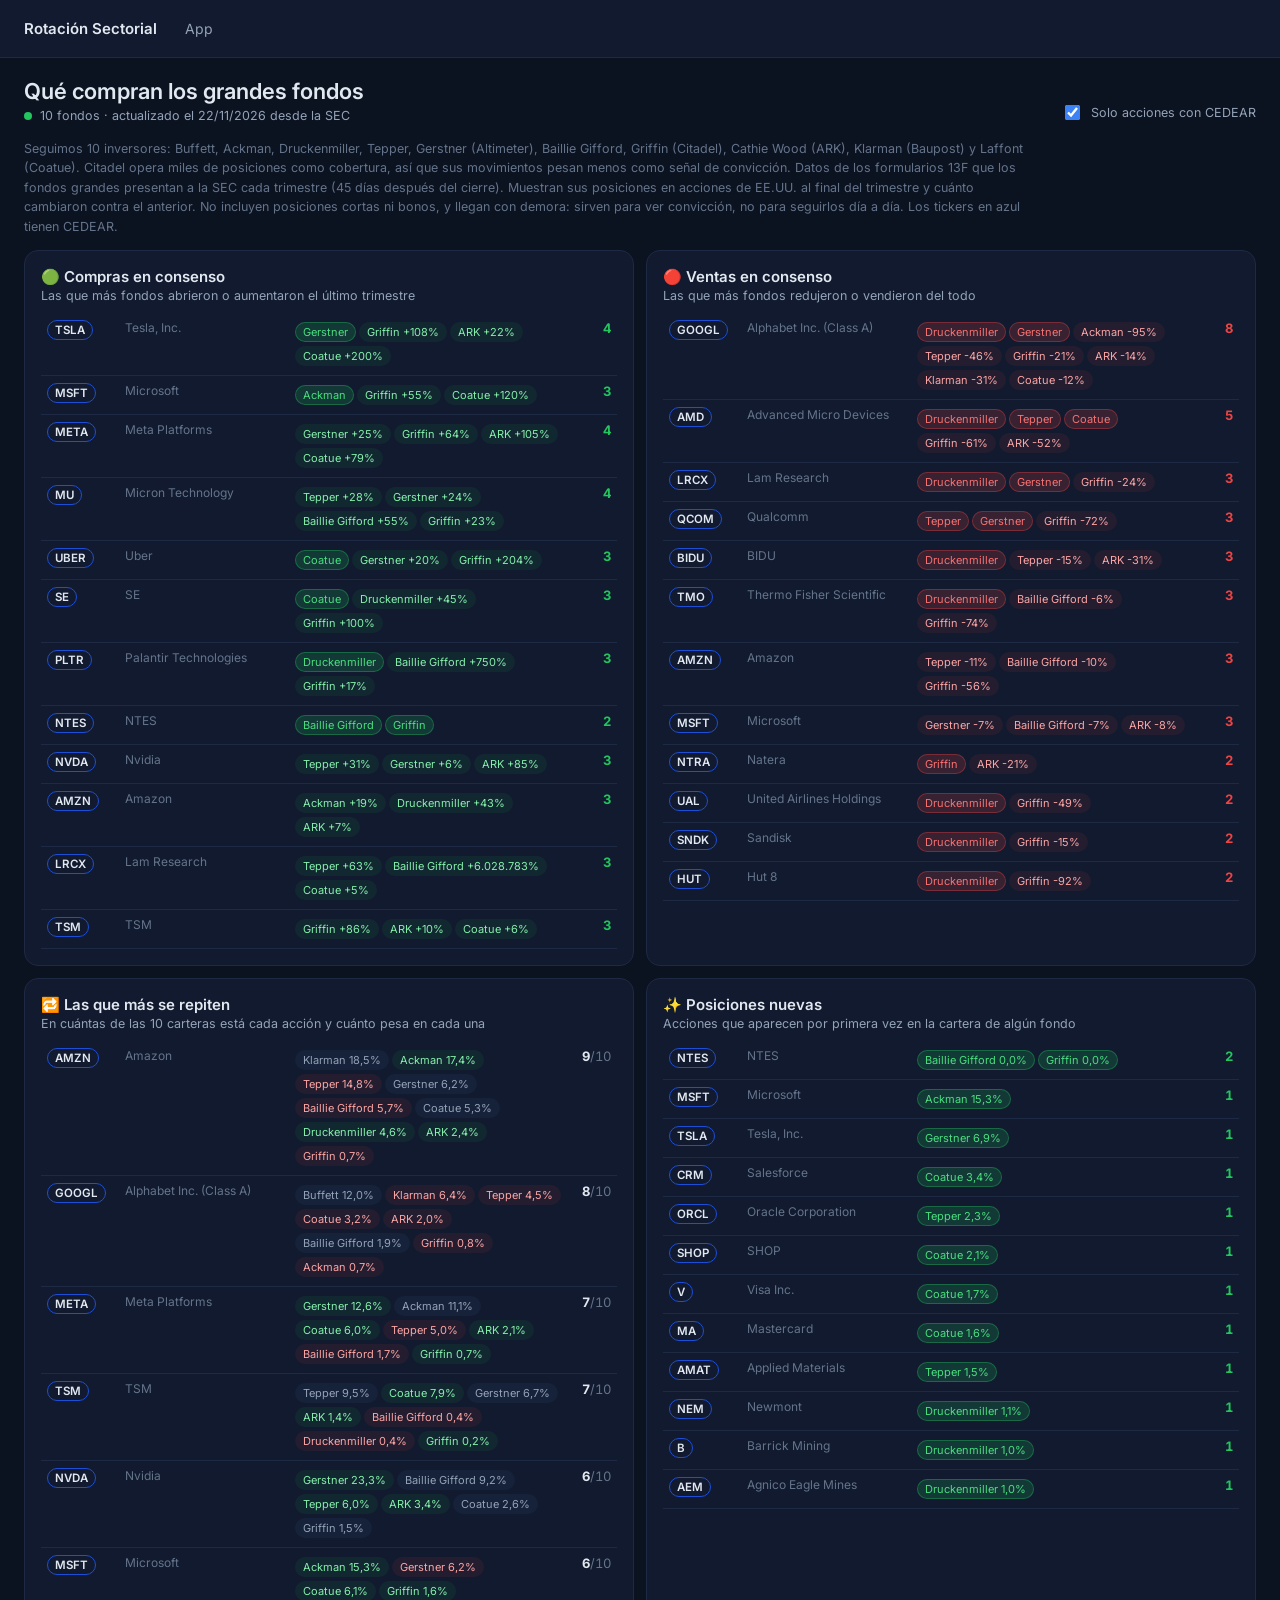
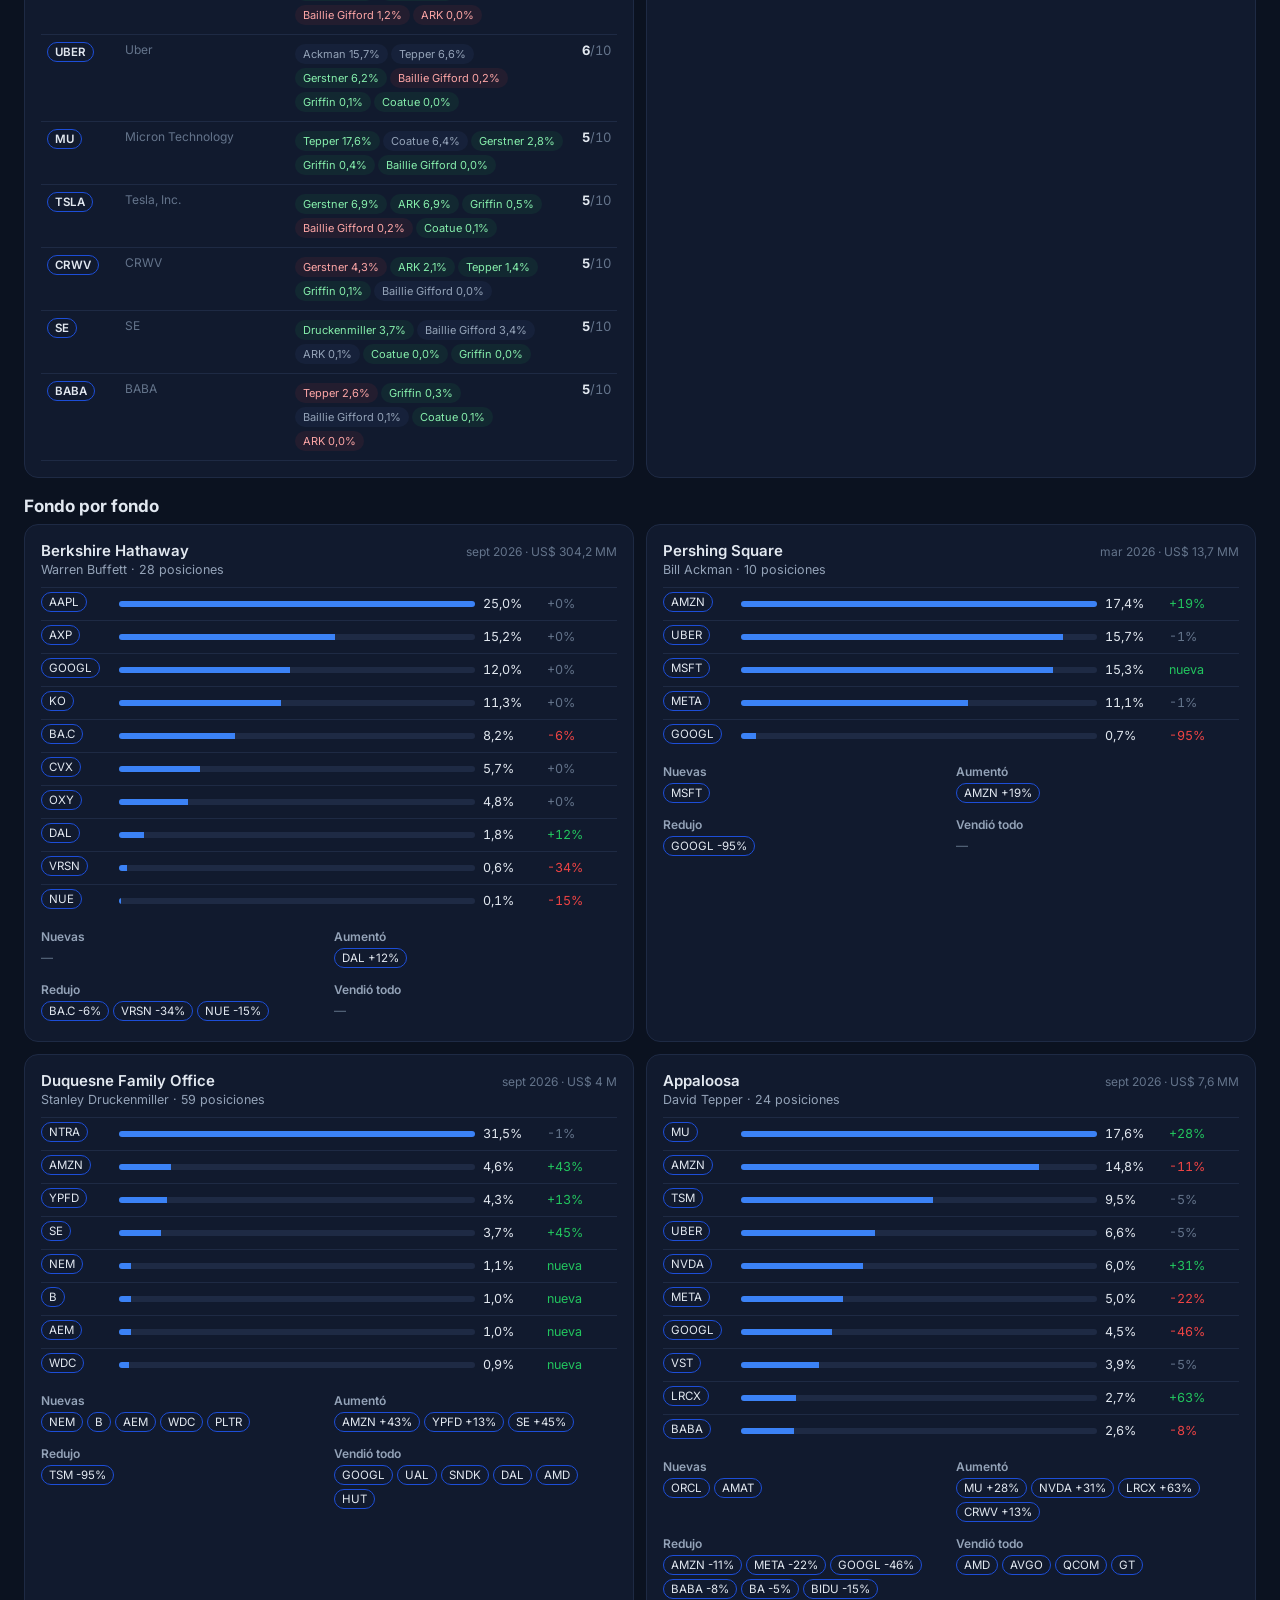
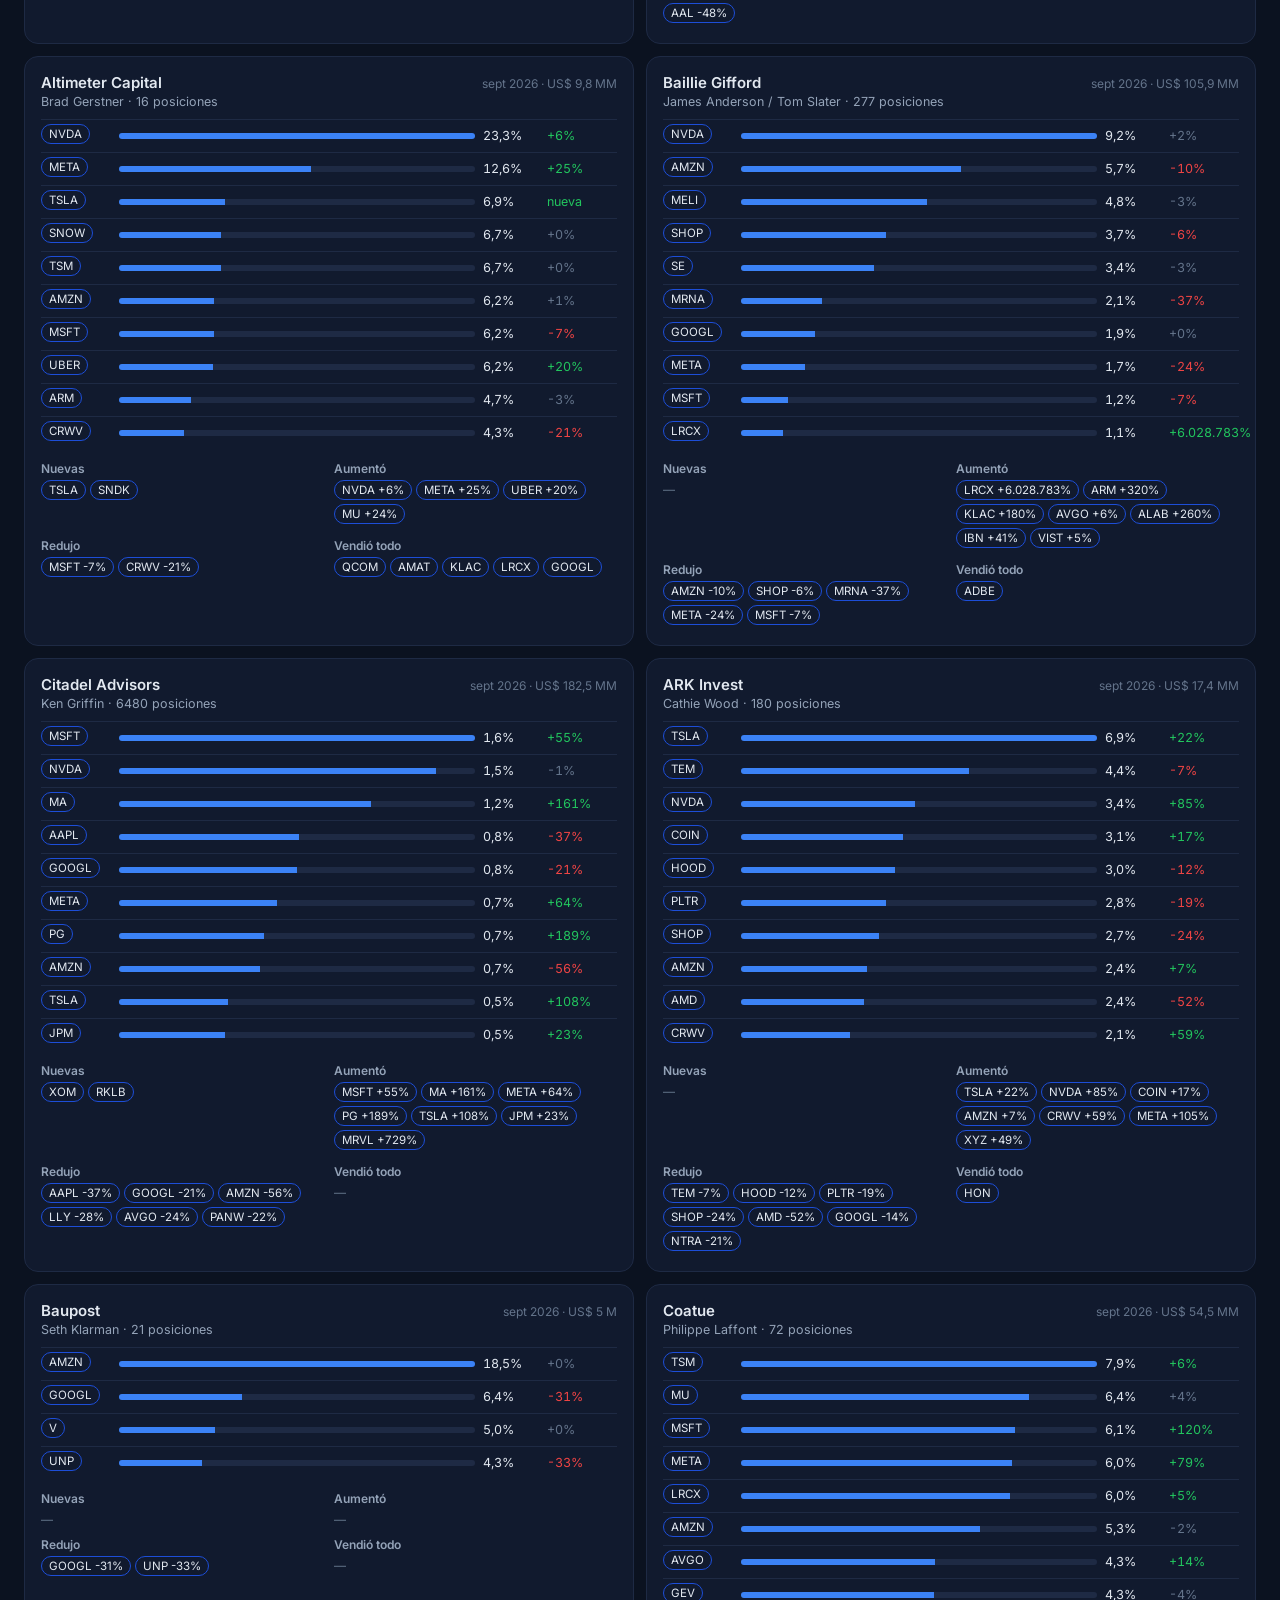
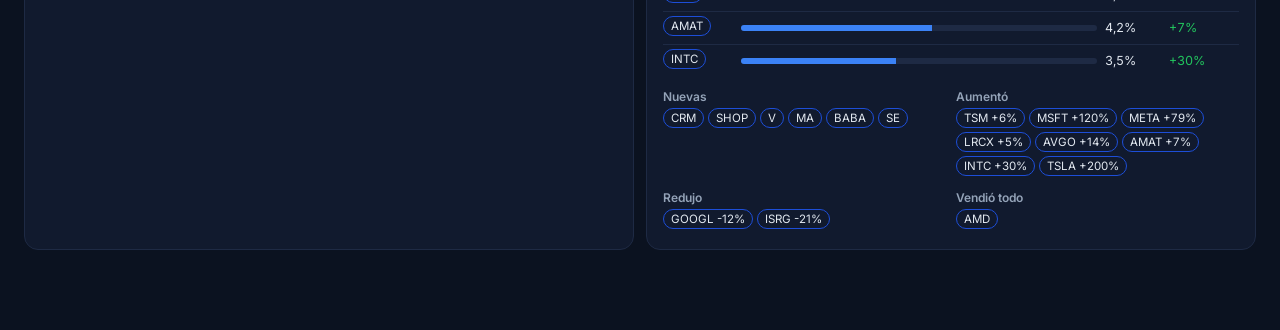
<file: fondos.html>
<!DOCTYPE html>
<html lang="es">
<head>
<meta charset="UTF-8">
<meta name="viewport" content="width=device-width, initial-scale=1">
<title>Grandes fondos</title>
<link rel="preconnect" href="https://fonts.googleapis.com">
<link href="https://fonts.googleapis.com/css2?family=Inter:wght@400;500;600;700&display=swap" rel="stylesheet">
<link rel="stylesheet" href="/css/app.css">
<script src="/js/embed.js"></script>
<style>
  main { max-width:1500px; }
  .help { color:var(--dim); font-size:12.5px; line-height:1.55; margin:0 0 14px; max-width:1000px; }
  .grid2 { display:grid; grid-template-columns:repeat(auto-fit,minmax(420px,1fr)); gap:12px; }
  .card h3 { margin:0; font-size:15px; font-weight:600; display:flex; justify-content:space-between; gap:8px; align-items:baseline; }
  .card .who { color:var(--muted); font-size:12.5px; margin:2px 0 10px; }
  .hold { display:grid; grid-template-columns:70px 1fr 56px 70px; gap:8px; font-size:12.5px; padding:4px 0; border-top:1px solid var(--border); align-items:center; }
  .hold .b { height:6px; background:var(--border); border-radius:3px; overflow:hidden; } .hold .b i { display:block; height:100%; background:var(--accent); }
  .moves { display:grid; grid-template-columns:repeat(2,1fr); gap:10px; margin-top:12px; }
  .moves h4 { margin:0 0 4px; font-size:12px; font-weight:600; color:var(--muted); }
  .tk { display:inline-block; font-size:11.5px; padding:2px 7px; border-radius:99px; border:1px solid var(--border2); margin:0 4px 4px 0; color:var(--text); text-decoration:none; }
  .tk.ced { border-color:#1d4ed8; } .tk.off { color:var(--dim); }
  a.tk:hover { color:#93c5fd; }
  .sum4 { display:grid; grid-template-columns:repeat(2,minmax(0,1fr)); gap:12px; }
  @media (max-width:900px) { .sum4 { grid-template-columns:1fr; } }
  .cons { width:100%; } .cons td { vertical-align:middle; padding:7px 6px; }
  .cons td:nth-child(1) { width:72px; } .cons td:nth-child(2) { width:150px; } .cons td:nth-child(4) { width:44px; }
  @media (max-width:640px) { .cons td:nth-child(2) { display:none; } }
  .fp { display:inline-block; font-size:11px; padding:2px 7px; border-radius:99px; margin:2px 3px 2px 0; white-space:nowrap; border:1px solid transparent; }
  .fp.new { background:rgba(34,197,94,.18); color:#4ade80; border-color:rgba(34,197,94,.35); }
  .fp.add { background:rgba(34,197,94,.08); color:#86efac; }
  .fp.trim { background:rgba(239,68,68,.08); color:#fca5a5; }
  .fp.sold { background:rgba(239,68,68,.18); color:#f87171; border-color:rgba(239,68,68,.35); }
  .fp.hold { background:var(--panel2); color:var(--muted); }
  .cons { table-layout:fixed; width:100%; } .cons td { font-size:13px; white-space:normal; vertical-align:top; } .cons td:nth-child(1) { width:78px; } .cons td:nth-child(2) { width:170px; }
</style>
</head>
<body>
<header><div class="brand">Rotación Sectorial</div><nav><a href="/">App</a></nav></header>
<main>
  <div class="top"><div><h1>Qué compran los grandes fondos</h1><div class="status"><span class="dot" id="dot"></span><span id="statusTxt">Cargando…</span></div></div>
    <div class="actions"><label class="toggle"><input type="checkbox" id="onlyCed" checked> Solo acciones con CEDEAR</label></div></div>
  <div class="help">Seguimos 10 inversores: Buffett, Ackman, Druckenmiller, Tepper, Gerstner (Altimeter), Baillie Gifford, Griffin (Citadel), Cathie Wood (ARK), Klarman (Baupost) y Laffont (Coatue). Citadel opera miles de posiciones como cobertura, así que sus movimientos pesan menos como señal de convicción. Datos de los formularios 13F que los fondos grandes presentan a la SEC cada trimestre (45 días después del cierre). Muestran sus posiciones en acciones de EE.UU. al final del trimestre y cuánto cambiaron contra el anterior. No incluyen posiciones cortas ni bonos, y llegan con demora: sirven para ver convicción, no para seguirlos día a día. Los tickers en azul tienen CEDEAR.</div>
  <div class="sum4" style="margin-bottom:12px">
    <div class="card"><h3>🟢 Compras en consenso</h3><div class="who">Las que más fondos abrieron o aumentaron el último trimestre</div><div id="buys"></div></div>
    <div class="card"><h3>🔴 Ventas en consenso</h3><div class="who">Las que más fondos redujeron o vendieron del todo</div><div id="sells"></div></div>
    <div class="card"><h3>🔁 Las que más se repiten</h3><div class="who">En cuántas de las 10 carteras está cada acción y cuánto pesa en cada una</div><div id="common"></div></div>
    <div class="card"><h3>✨ Posiciones nuevas</h3><div class="who">Acciones que aparecen por primera vez en la cartera de algún fondo</div><div id="news"></div></div>
  </div>
  <h2 style="margin:18px 0 8px;font-size:17px">Fondo por fondo</h2>
  <div class="grid2" id="funds"></div>
</main>
<div id="toast" class="toast"></div>
<script src="/config.js"></script>
<script type="module" src="/js/fondos.js"></script>
</body>
</html>
</file>
<file: css/app.css>
/* Estilos compartidos: Screener, Watchlist y shell */
  :root {
    --bg:#0b1220; --panel:#111a2e; --panel2:#16213a; --border:#1e2a44; --border2:#2b3a5c;
    --text:#e2e8f0; --muted:#94a3b8; --dim:#64748b; --accent:#3b82f6; --accent-bg:#172554;
    --good:#22c55e; --good-bg:#14532d; --good-tx:#86efac;
    --mid:#eab308; --mid-bg:#713f12; --mid-tx:#fde68a;
    --bad:#ef4444; --bad-bg:#7f1d1d; --bad-tx:#fca5a5;
  }
  * { box-sizing:border-box; }
  body { margin:0; background:var(--bg); color:var(--text); font-family:Inter,-apple-system,Segoe UI,Roboto,Arial,sans-serif; font-size:14px; }
  .num { font-variant-numeric:tabular-nums; }
  a { color:inherit; }
  button, select, input, textarea { font-family:inherit; font-size:13px; color:var(--text); }
  header { display:flex; align-items:center; gap:16px; padding:14px 24px; border-bottom:1px solid var(--border); background:var(--panel); flex-wrap:wrap; }
  header .brand { font-weight:600; font-size:15px; }
  nav { display:flex; gap:4px; flex-wrap:wrap; }
  nav a { text-decoration:none; color:var(--muted); padding:6px 12px; border-radius:8px; }
  nav a:hover { color:var(--text); background:var(--panel2); }
  nav a.active { color:#fff; background:var(--accent); }
  main { max-width:1440px; margin:0 auto; padding:20px 24px 80px; }
  .top { display:flex; justify-content:space-between; align-items:flex-end; gap:16px; flex-wrap:wrap; margin-bottom:16px; }
  h1 { margin:0; font-size:22px; font-weight:600; }
  .status { color:var(--muted); font-size:12.5px; margin-top:4px; display:flex; align-items:center; gap:8px; }
  .dot { width:8px; height:8px; border-radius:50%; background:var(--dim); display:inline-block; }
  .dot.on { background:var(--good); } .dot.load { background:var(--mid); }
  .actions { display:flex; gap:8px; flex-wrap:wrap; }
  .btn { background:var(--panel2); border:1px solid var(--border2); padding:8px 14px; border-radius:10px; cursor:pointer; display:inline-flex; align-items:center; gap:6px; }
  .btn:hover { border-color:var(--accent); }
  .btn.primary { background:var(--accent); border-color:var(--accent); color:#fff; }
  .btn.sm { padding:5px 10px; font-size:12px; border-radius:8px; }
  .progress { height:3px; background:var(--border); border-radius:2px; overflow:hidden; margin-bottom:14px; }
  .progress > div { height:100%; background:var(--accent); width:0; transition:width .3s; }
  .kpis { display:grid; grid-template-columns:repeat(auto-fit,minmax(160px,1fr)); gap:12px; margin-bottom:16px; }
  .kpi { background:var(--panel); border:1px solid var(--border); border-radius:14px; padding:14px 16px; }
  .kpi .l { color:var(--muted); font-size:12px; } .kpi .v { font-size:22px; font-weight:600; margin-top:4px; }
  .kpi .s { color:var(--dim); font-size:11.5px; margin-top:2px; }
  .filters { background:var(--panel); border:1px solid var(--border); border-radius:14px; padding:14px 16px; display:grid; gap:10px; margin-bottom:16px; }
  .frow { display:flex; gap:8px; align-items:center; flex-wrap:wrap; }
  .flabel { color:var(--dim); font-size:11.5px; width:62px; flex-shrink:0; }
  .chip { background:var(--panel2); border:1px solid var(--border); color:var(--muted); padding:5px 12px; border-radius:99px; cursor:pointer; font-size:12.5px; white-space:nowrap; }
  .chip:hover { color:var(--text); border-color:var(--border2); }
  .chip.on { background:var(--accent); border-color:var(--accent); color:#fff; }
  .chip .c { opacity:.7; margin-left:4px; font-size:11px; }
  input[type=search], input[type=text], input[type=number], input[type=date], select, textarea { color-scheme:dark; color:var(--text); background:var(--bg); border:1px solid var(--border2); border-radius:10px; padding:7px 10px; outline:none; }
  input:focus, select:focus, textarea:focus { border-color:var(--accent); }
  input[type=search] { width:240px; }
  .toggle { display:inline-flex; align-items:center; gap:8px; color:var(--muted); cursor:pointer; user-select:none; font-size:12.5px; }
  .toggle input { accent-color:var(--accent); width:15px; height:15px; }
  .tabs { display:flex; gap:4px; border-bottom:1px solid var(--border); margin-bottom:14px; }
  .tab { background:none; border:none; border-bottom:2px solid transparent; color:var(--muted); padding:10px 14px; cursor:pointer; font-size:13.5px; }
  .tab.on { color:var(--text); border-bottom-color:var(--accent); }
  .tab .c { background:var(--panel2); border-radius:99px; padding:1px 7px; font-size:11px; margin-left:6px; }
  .tablewrap { background:var(--panel); border:1px solid var(--border); border-radius:14px; overflow-x:auto; }
  table { width:100%; border-collapse:collapse; }
  th { text-align:right; color:var(--dim); font-weight:500; font-size:11.5px; padding:10px 8px; border-bottom:1px solid var(--border); white-space:nowrap; cursor:pointer; user-select:none; position:sticky; top:0; background:var(--panel); }
  th:hover { color:var(--text); } th.sorted { color:var(--accent); }
  th.l, td.l { text-align:left; }
  td { text-align:right; padding:8px 8px; font-size:13px; border-bottom:1px solid var(--border); white-space:nowrap; }
  tr.row { cursor:pointer; } tr.row:hover td { background:var(--panel2); }
  td .tk { font-weight:600; } td.sec { max-width:130px; overflow:hidden; text-overflow:ellipsis; color:var(--muted); }
  td .nm { color:var(--muted); font-size:12px; max-width:200px; overflow:hidden; text-overflow:ellipsis; display:block; }
  .score { display:inline-block; min-width:38px; text-align:center; border-radius:8px; padding:3px 6px; font-weight:600; font-size:12.5px; }
  .s-good { background:var(--good-bg); color:var(--good-tx); } .s-mid { background:var(--mid-bg); color:var(--mid-tx); }
  .s-bad { background:var(--bad-bg); color:var(--bad-tx); } .s-na { background:var(--panel2); color:var(--dim); }
  .pos { color:var(--good); } .neg { color:var(--bad); } .na { color:var(--dim); }
  .badge { display:inline-block; font-size:10.5px; padding:2px 7px; border-radius:99px; background:var(--panel2); color:var(--muted); border:1px solid var(--border); }
  .badge.cand { background:var(--good-bg); color:var(--good-tx); border-color:transparent; }
  .badge.mine { background:var(--accent-bg); color:#93c5fd; border-color:transparent; }
  .edited { color:#93c5fd; }
  .edited::after { content:"•"; margin-left:2px; }
  .more { text-align:center; padding:14px; }
  .empty { text-align:center; color:var(--muted); padding:48px 16px; }
  .grid-cards { display:grid; grid-template-columns:repeat(auto-fill,minmax(330px,1fr)); gap:14px; }
  .card { background:var(--panel); border:1px solid var(--border); border-radius:14px; padding:16px; }
  .card h3 { margin:0; font-size:15px; font-weight:600; display:flex; justify-content:space-between; align-items:center; gap:8px; }
  .card .sub { color:var(--dim); font-size:12px; margin:2px 0 12px; }
  .mini { display:grid; grid-template-columns:repeat(3,1fr); gap:8px; margin-bottom:12px; }
  .mini div { background:var(--panel2); border-radius:10px; padding:8px 10px; }
  .mini .l { color:var(--dim); font-size:11px; white-space:nowrap; } .mini .v { font-weight:600; margin-top:2px; }
  .toplist { display:grid; gap:6px; }
  .toplist .it { display:flex; justify-content:space-between; align-items:center; padding:6px 8px; border-radius:8px; cursor:pointer; }
  .toplist .it:hover { background:var(--panel2); }
  .cmp td, .cmp th { text-align:center; } .cmp td.l, .cmp th.l { text-align:left; }
  .cmp td.best { color:var(--good-tx); background:rgba(34,197,94,.08); font-weight:600; }
  .cmpbar { position:fixed; bottom:16px; left:50%; transform:translateX(-50%); background:var(--panel2); border:1px solid var(--border2); border-radius:14px; padding:10px 14px; display:none; gap:10px; align-items:center; box-shadow:0 10px 30px rgba(0,0,0,.4); z-index:20; }
  .cmpbar.show { display:flex; }
  .overlay { position:fixed; inset:0; background:rgba(2,6,23,.6); display:none; z-index:30; }
  .overlay.show { display:block; }
  .drawer { position:fixed; top:0; right:0; height:100%; width:min(620px,100%); background:var(--panel); border-left:1px solid var(--border2); overflow-y:auto; transform:translateX(100%); transition:transform .2s; z-index:40; padding:22px 24px 40px; }
  .drawer.show { transform:none; }
  .dh { display:flex; justify-content:space-between; gap:12px; align-items:flex-start; }
  .dh h2 { margin:0; font-size:20px; } .dh .meta { color:var(--muted); font-size:12.5px; margin-top:4px; }
  .x { background:none; border:none; color:var(--muted); font-size:22px; cursor:pointer; line-height:1; }
  .hero { display:grid; grid-template-columns:auto 1fr; gap:18px; align-items:center; background:var(--panel2); border-radius:14px; padding:16px; margin:16px 0; }
  .bigscore { font-size:40px; font-weight:700; width:92px; height:92px; border-radius:20px; display:flex; align-items:center; justify-content:center; }
  .bars { display:grid; gap:8px; }
  .bar { display:grid; grid-template-columns:90px 1fr 34px; gap:8px; align-items:center; font-size:12px; color:var(--muted); }
  .bar .t { height:8px; background:var(--border); border-radius:4px; overflow:hidden; } .bar .t div { height:100%; border-radius:4px; }
  .sec-title { font-size:12px; color:var(--dim); text-transform:uppercase; letter-spacing:.06em; margin:20px 0 8px; }
  .reasons { display:grid; gap:6px; } .reasons div { font-size:13px; display:flex; gap:8px; }
  .mgrid { display:grid; grid-template-columns:repeat(2,1fr); gap:8px; }
  .m { background:var(--panel2); border-radius:10px; padding:10px 12px; border:1px solid transparent; }
  .m:hover { border-color:var(--border2); }
  .m .l { color:var(--dim); font-size:11.5px; display:flex; justify-content:space-between; }
  .m .v { font-size:16px; font-weight:600; margin:2px 0 6px; cursor:text; }
  .m .pb { height:4px; background:var(--border); border-radius:2px; overflow:hidden; } .m .pb div { height:100%; }
  .m .med { color:var(--dim); font-size:11px; margin-top:4px; }
  .m input { width:100%; padding:4px 6px; font-size:14px; }
  .mine-box { display:grid; grid-template-columns:1fr 1fr; gap:10px; }
  .mine-box label { color:var(--dim); font-size:11.5px; display:grid; gap:4px; }
  .mine-box textarea { grid-column:1/-1; min-height:90px; resize:vertical; }
  .modal { position:fixed; top:50%; left:50%; transform:translate(-50%,-50%); background:var(--panel); border:1px solid var(--border2); border-radius:16px; padding:20px 22px; width:min(520px,94vw); max-height:88vh; overflow-y:auto; display:none; z-index:50; }
  .modal.show { display:block; }
  .wrow { display:grid; grid-template-columns:150px 1fr 30px; gap:10px; align-items:center; margin:6px 0; font-size:13px; }
  .wrow input { accent-color:var(--accent); }
  .how { font-size:12.5px; line-height:1.55; padding:8px 0; border-bottom:1px solid var(--border); }
  .how .na { font-size:11.5px; margin-top:3px; }
  .wgroup { color:var(--dim); font-size:11.5px; text-transform:uppercase; letter-spacing:.06em; margin-top:14px; }
  .toast { position:fixed; bottom:20px; right:20px; background:var(--panel2); border:1px solid var(--border2); padding:10px 14px; border-radius:10px; display:none; z-index:60; }
  .toast.show { display:block; }
  #printRoot { display:none; }
  @media (max-width:700px) { main { padding:14px; } .mgrid, .mine-box { grid-template-columns:1fr; } input[type=search] { width:100%; } .flabel { width:100%; } }

  /* ---------- PDF (impresión en tema claro) ---------- */
  @media print {
    @page { size:A4; margin:14mm 12mm; }
    body { background:#fff; color:#111827; font-size:11px; }
    body > *:not(#printRoot) { display:none !important; }
    #printRoot { display:block; }
    .rp h1 { font-size:20px; margin:0 0 2px; color:#0f172a; }
    .rp .sub { color:#6b7280; font-size:11px; margin-bottom:14px; }
    .rp h2 { font-size:13px; margin:16px 0 6px; color:#0f172a; border-bottom:2px solid #3b82f6; padding-bottom:3px; }
    .rp table { width:100%; border-collapse:collapse; font-size:10px; }
    .rp th { text-align:right; color:#6b7280; font-weight:600; border-bottom:1px solid #d1d5db; padding:5px 6px; position:static; background:#fff; }
    .rp td { text-align:right; border-bottom:1px solid #f3f4f6; padding:5px 6px; color:#111827; }
    .rp th.l, .rp td.l { text-align:left; }
    .rp .kp { display:grid; grid-template-columns:repeat(4,1fr); gap:8px; margin:8px 0; }
    .rp .kp div { border:1px solid #e5e7eb; border-radius:8px; padding:8px; }
    .rp .kp .l { color:#6b7280; font-size:9.5px; } .rp .kp .v { font-size:15px; font-weight:700; }
    .rp .sc { font-weight:700; } .rp .g { color:#15803d; } .rp .m2 { color:#b45309; } .rp .b { color:#b91c1c; }
    .rp ul { margin:4px 0; padding-left:16px; } .rp li { margin:2px 0; }
    .rp .notes { border:1px solid #e5e7eb; border-radius:8px; padding:8px 10px; white-space:pre-wrap; }
    .rp .foot { margin-top:18px; color:#9ca3af; font-size:9px; border-top:1px solid #e5e7eb; padding-top:6px; }
    .rp .pb { page-break-inside:avoid; }
  }
html.embedded header { display:none; }
html.embedded main { padding-top:16px; }

  /* Oportunidades fundamentales (Screener) */
  .opp-h { color:var(--muted); font-size:13px; margin:0 0 12px; line-height:1.5; }
  .opp-grid { display:grid; grid-template-columns:repeat(auto-fill,minmax(360px,1fr)); gap:12px; }
  .opp { background:var(--panel); border:1px solid var(--border); border-radius:14px; padding:14px 16px; cursor:pointer; }
  .opp:hover { border-color:var(--accent); }
  .opp-t { display:flex; justify-content:space-between; align-items:flex-start; gap:10px; }
  .opp-t .tk { font-weight:700; font-size:16px; } .opp-t .nm { color:var(--dim); font-size:12px; display:block; margin-top:2px; }
  .opp-s { text-align:center; min-width:58px; border-radius:10px; padding:4px 6px; } .opp-s b { font-size:22px; display:block; line-height:1.1; } .opp-s span { font-size:10px; opacity:.8; }
  .opp-s.g { background:rgba(34,197,94,.14); color:#4ade80; } .opp-s.m { background:rgba(234,179,8,.14); color:#facc15; } .opp-s.b { background:rgba(239,68,68,.12); color:#f87171; }
  .opp-bars { display:grid; grid-template-columns:repeat(7,1fr); gap:4px; margin:12px 0 8px; }
  .opp-bars div { text-align:center; font-size:9.5px; color:var(--dim); line-height:1.2; }
  .opp-bars i { display:block; height:34px; background:var(--panel2); border-radius:4px; position:relative; overflow:hidden; margin-bottom:3px; }
  .opp-bars i u { position:absolute; left:0; right:0; bottom:0; }
  .opp-why { font-size:12.5px; color:var(--text); margin:0; padding-left:16px; line-height:1.5; }
  .opp-flag { font-size:11.5px; color:#fde68a; background:rgba(234,179,8,.08); border-radius:8px; padding:5px 8px; margin-top:8px; }

  .opp-nav { display:flex; gap:6px; flex-wrap:wrap; margin:0 0 6px; position:sticky; top:0; z-index:4; background:var(--bg); padding:6px 0; }
  .opp-nav a { text-decoration:none; font-size:12.5px; color:var(--muted); background:var(--panel2); border:1px solid var(--border); border-radius:99px; padding:4px 11px; }
  .opp-nav a:hover { color:var(--text); border-color:var(--accent); } .opp-nav a span { color:var(--dim); margin-left:3px; }
  .opp-sec { margin-top:18px; scroll-margin-top:50px; }
  .opp-sh { display:flex; justify-content:space-between; align-items:baseline; gap:12px; flex-wrap:wrap; border-left:3px solid var(--accent); padding-left:10px; margin-bottom:10px; }
  .opp-sh h3 { margin:0; font-size:16px; } .opp-sh h3 .na { font-size:12px; font-weight:400; margin-left:6px; } .opp-sh > .na { font-size:12px; }
</file>
